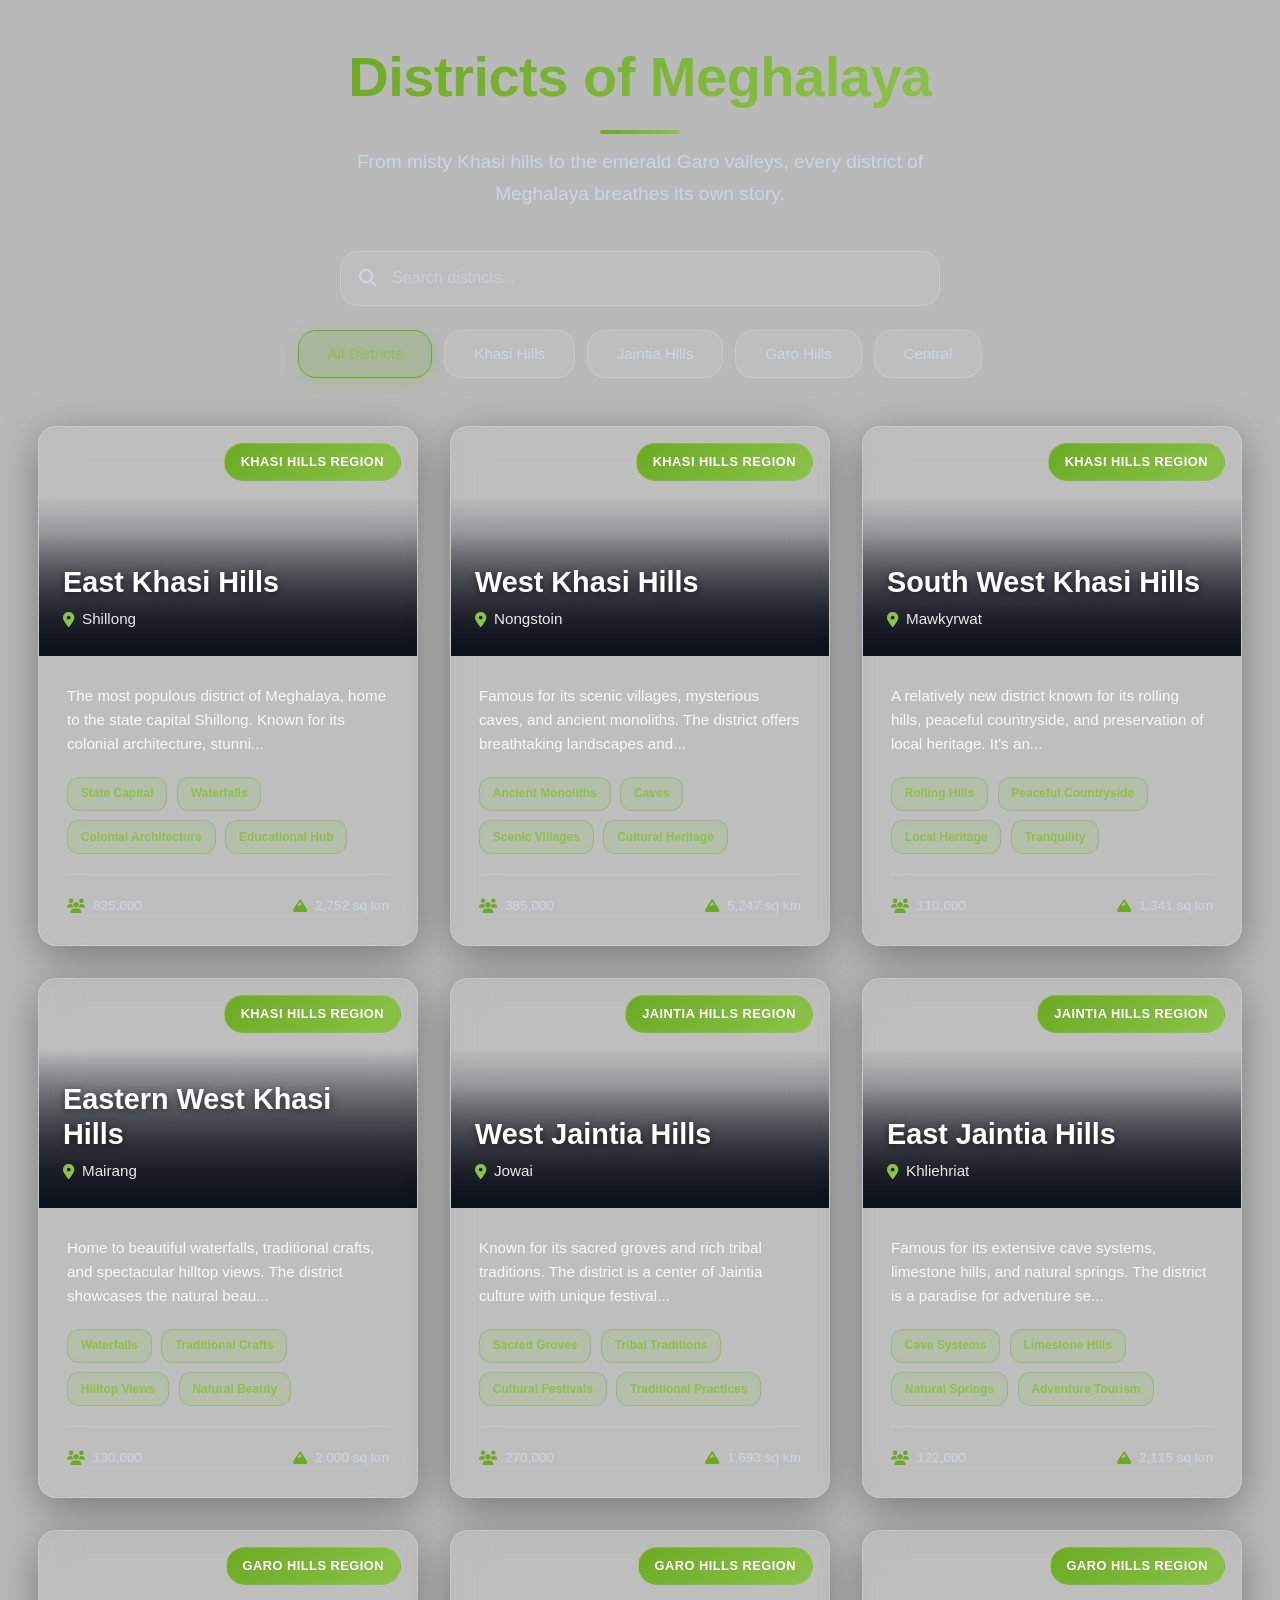
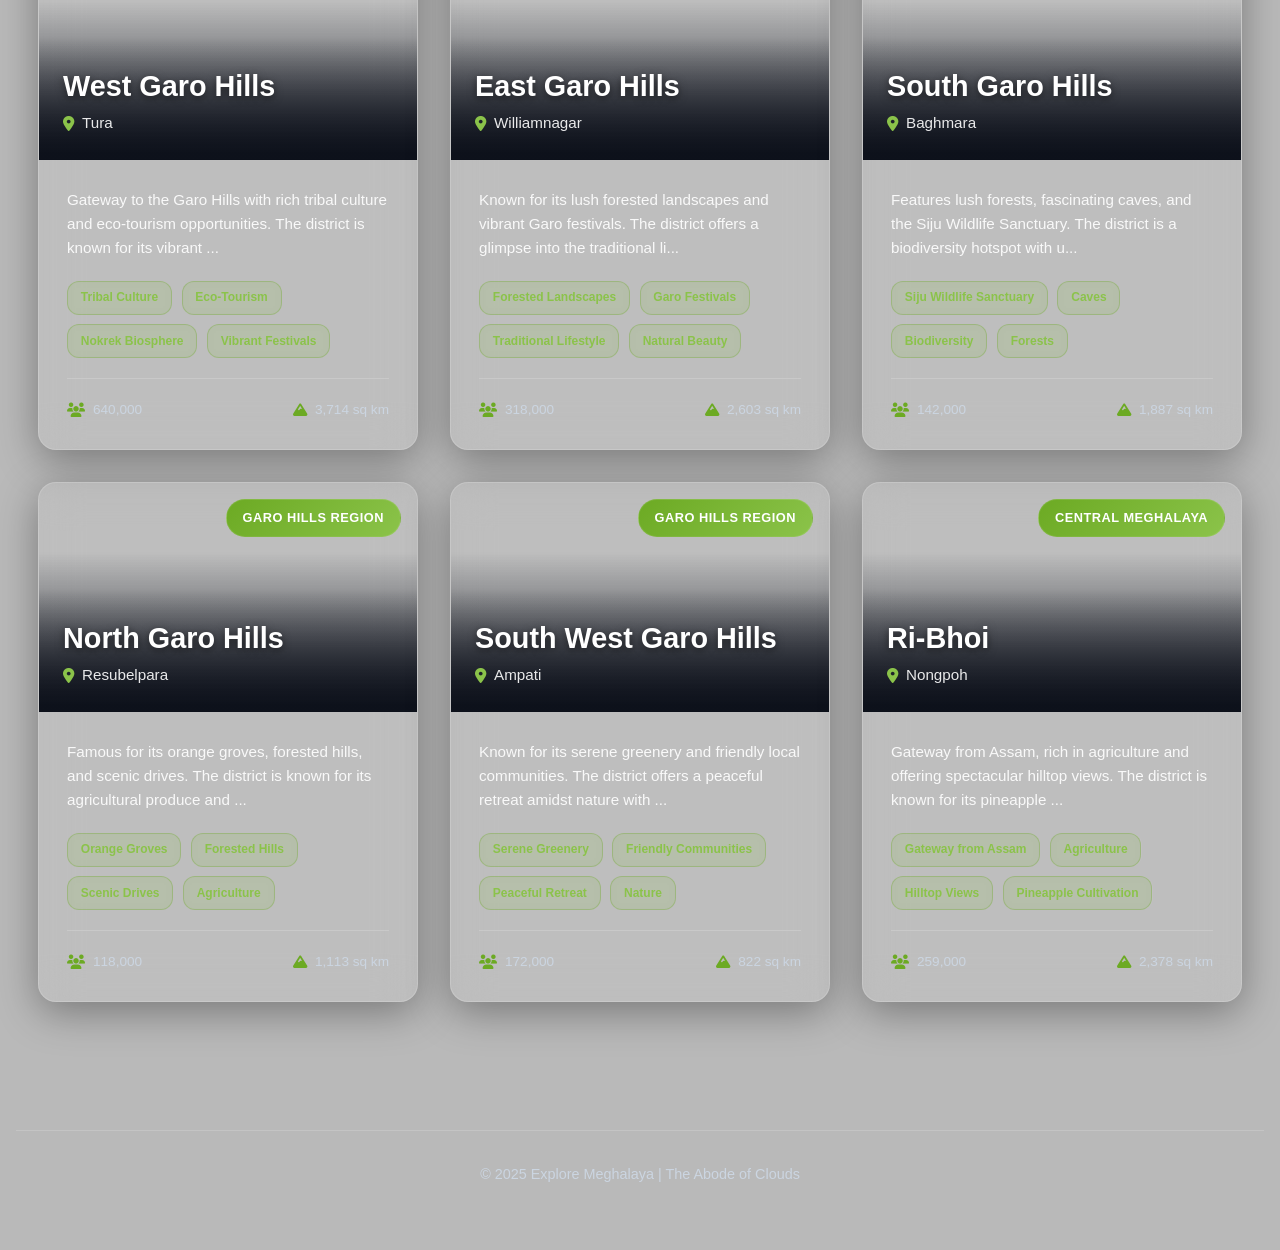
<file: Index.html>
<!DOCTYPE html>
<html lang="en">
  <head>
    <meta charset="UTF-8" />
    <meta name="viewport" content="width=device-width, initial-scale=1.0" />
    <title>Districts of Meghalaya</title>
    <link rel="stylesheet" href="styles.css" />
    <link href="https://fonts.cdnfonts.com/css/satoshi" rel="stylesheet" />
    <link
      rel="stylesheet"
      href="https://cdnjs.cloudflare.com/ajax/libs/font-awesome/6.4.0/css/all.min.css"
    />
  </head>
  <body>
    <div class="container" id="districtsContainer">
      <div class="content-wrapper">
        <header>
          <h1>Districts of Meghalaya</h1>
          <p class="subtitle">
            From misty Khasi hills to the emerald Garo valleys, every district
            of Meghalaya breathes its own story.
          </p>

          <div class="controls">
            <div class="search-box">
              <i class="fas fa-search"></i>
              <input
                type="text"
                id="searchInput"
                placeholder="Search districts..."
              />
            </div>

            <div class="filter-buttons">
              <button class="filter-btn active" data-filter="all">
                All Districts
              </button>
              <button class="filter-btn" data-filter="khasi">
                Khasi Hills
              </button>
              <button class="filter-btn" data-filter="jaintia">
                Jaintia Hills
              </button>
              <button class="filter-btn" data-filter="garo">Garo Hills</button>
              <button class="filter-btn" data-filter="central">Central</button>
            </div>
          </div>
        </header>

        <div class="grid" id="districtsGrid">
          <!-- Districts will be populated by JavaScript -->
        </div>

        <footer>
          <p>© 2025 Explore Meghalaya | The Abode of Clouds</p>
        </footer>
      </div>
    </div>

    <!-- District Detail Modal -->
    <div class="modal" id="districtModal">
      <div class="modal-content">
        <span class="close-modal" id="closeModal">&times;</span>
        <h2 id="modalTitle">District Name</h2>
        <div class="modal-features" id="modalFeatures"></div>
        <p id="modalDescription">District description will appear here.</p>
        <div class="card-footer">
          <div class="population">
            <i class="fas fa-users"></i>
            <span id="modalPopulation">Population</span>
          </div>
          <div class="area">
            <i class="fas fa-mountain"></i>
            <span id="modalArea">Area</span>
          </div>
        </div>
        <div class="modal-links">
          <a href="#" id="modalDestinations" class="modal-link">
            <i class="fas fa-map-marked-alt"></i> Top Destinations
          </a>
          <a href="#" id="modalHospitality" class="modal-link">
            <i class="fas fa-home"></i> Hospitality & Lifestyle
          </a>
        </div>
      </div>
    </div>

    <!-- Webpage Modal -->
    <div class="webpage-modal" id="webpageModal">
      <div class="webpage-modal-content">
        <div class="webpage-modal-header">
          <div class="webpage-modal-title">
            <i class="fas fa-globe"></i>
            <span id="webpageModalTitle">Webpage Title</span>
          </div>
          <div class="webpage-modal-controls">
            <div class="webpage-modal-control" id="newTabBtn">
              <i class="fas fa-external-link-alt"></i>
            </div>
            <div class="webpage-modal-control" id="closeWebpageModal">
              <i class="fas fa-times"></i>
            </div>
          </div>
        </div>
        <div class="webpage-modal-body">
          <iframe
            id="webpageIframe"
            class="webpage-iframe"
            src=""
            frameborder="0"
          ></iframe>
        </div>
      </div>
    </div>

    <script src="script.js"></script>
  </body>
</html>
</file>
<file: styles.css>
:root {
  --bg: linear-gradient(135deg, #0b0f19, #1a2332);
  --glass: rgba(255, 255, 255, 0.08);
  --glass-light: rgba(255, 255, 255, 0.12);
  --border: rgba(255, 255, 255, 0.16);
  --text: #ffffff;
  --muted: #cbd5e1;
  --accent: #6caa23;
  --accent-light: #8bc34a;
  --shadow: 0 10px 40px rgba(0, 0, 0, 0.35);
  --radius: 18px;
  --transition: all 0.3s ease;
}

* {
  margin: 0;
  padding: 0;
  box-sizing: border-box;
  font-family: "Satoshi", -apple-system, BlinkMacSystemFont, sans-serif;
}

html {
  scroll-behavior: smooth;
}

/* Custom Scrollbar for Glassmorphism Design */
::-webkit-scrollbar {
  width: 12px;
  height: 12px;
}

::-webkit-scrollbar-track {
  background: linear-gradient(
    135deg,
    rgba(255, 255, 255, 0.05) 0%,
    rgba(255, 255, 255, 0.02) 100%
  );
  backdrop-filter: blur(20px);
  -webkit-backdrop-filter: blur(20px);
  border-radius: 10px;
  border: 1px solid rgba(255, 255, 255, 0.1);
  box-shadow: inset 0 1px 0 rgba(255, 255, 255, 0.1),
    inset 0 -1px 0 rgba(0, 0, 0, 0.1);
}

::-webkit-scrollbar-track:hover {
  background: linear-gradient(
    135deg,
    rgba(255, 255, 255, 0.08) 0%,
    rgba(255, 255, 255, 0.04) 100%
  );
  border-color: rgba(255, 255, 255, 0.15);
}

::-webkit-scrollbar-thumb {
  background: linear-gradient(
    135deg,
    rgba(108, 170, 35, 0.6) 0%,
    rgba(139, 195, 74, 0.8) 50%,
    rgba(108, 170, 35, 0.6) 100%
  );
  border-radius: 10px;
  border: 2px solid transparent;
  background-clip: padding-box;
  backdrop-filter: blur(10px);
  -webkit-backdrop-filter: blur(10px);
  box-shadow: 0 4px 15px rgba(108, 170, 35, 0.3),
    inset 0 1px 0 rgba(255, 255, 255, 0.3), inset 0 -1px 0 rgba(0, 0, 0, 0.1);
  transition: all 0.3s cubic-bezier(0.25, 0.46, 0.45, 0.94);
}

::-webkit-scrollbar-thumb:hover {
  background: linear-gradient(
    135deg,
    rgba(108, 170, 35, 0.8) 0%,
    rgba(139, 195, 74, 1) 50%,
    rgba(108, 170, 35, 0.8) 100%
  );
  box-shadow: 0 6px 20px rgba(108, 170, 35, 0.4),
    inset 0 1px 0 rgba(255, 255, 255, 0.4), inset 0 -1px 0 rgba(0, 0, 0, 0.1);
  transform: scale(1.05);
}

::-webkit-scrollbar-thumb:active {
  background: linear-gradient(
    135deg,
    rgba(108, 170, 35, 1) 0%,
    rgba(139, 195, 74, 1) 50%,
    rgba(108, 170, 35, 1) 100%
  );
  box-shadow: 0 8px 25px rgba(108, 170, 35, 0.5),
    inset 0 1px 0 rgba(255, 255, 255, 0.5);
}

::-webkit-scrollbar-corner {
  background: rgba(255, 255, 255, 0.05);
  backdrop-filter: blur(10px);
  -webkit-backdrop-filter: blur(10px);
}

/* Custom Scrollbar for Specific Containers */
.container::-webkit-scrollbar,
.content-wrapper::-webkit-scrollbar,
.modal-content::-webkit-scrollbar {
  width: 8px;
}

.container::-webkit-scrollbar-track,
.content-wrapper::-webkit-scrollbar-track,
.modal-content::-webkit-scrollbar-track {
  background: rgba(255, 255, 255, 0.03);
  backdrop-filter: blur(15px);
  -webkit-backdrop-filter: blur(15px);
  border-radius: 8px;
  margin: 4px;
}

.container::-webkit-scrollbar-thumb,
.content-wrapper::-webkit-scrollbar-thumb,
.modal-content::-webkit-scrollbar-thumb {
  background: linear-gradient(
    135deg,
    rgba(108, 170, 35, 0.5) 0%,
    rgba(139, 195, 74, 0.7) 100%
  );
  border-radius: 8px;
  border: 1px solid rgba(255, 255, 255, 0.1);
}

/* Firefox Scrollbar Support */
@supports (scrollbar-color: auto) {
  html {
    scrollbar-color: rgba(108, 170, 35, 0.6) rgba(255, 255, 255, 0.05);
    scrollbar-width: thin;
  }

  body {
    scrollbar-color: rgba(108, 170, 35, 0.6) rgba(255, 255, 255, 0.03);
    scrollbar-width: thin;
  }
}

/* Smooth Scrolling Behavior */
html {
  scroll-behavior: smooth;
}

/* Scrollbar Animation */
@keyframes scrollbarPulse {
  0%,
  100% {
    background: linear-gradient(
      135deg,
      rgba(108, 170, 35, 0.6) 0%,
      rgba(139, 195, 74, 0.8) 50%,
      rgba(108, 170, 35, 0.6) 100%
    );
  }
  50% {
    background: linear-gradient(
      135deg,
      rgba(108, 170, 35, 0.7) 0%,
      rgba(139, 195, 74, 0.9) 50%,
      rgba(108, 170, 35, 0.7) 100%
    );
  }
}

/* Animated scrollbar for active scrolling */
.scrolling ::-webkit-scrollbar-thumb {
  animation: scrollbarPulse 2s ease-in-out infinite;
}

/* Mobile Optimizations */
@media (max-width: 768px) {
  ::-webkit-scrollbar {
    width: 6px;
    height: 6px;
  }

  ::-webkit-scrollbar-track {
    border-radius: 6px;
    backdrop-filter: blur(10px);
    -webkit-backdrop-filter: blur(10px);
  }

  ::-webkit-scrollbar-thumb {
    border-radius: 6px;
    border-width: 1px;
  }

  .container::-webkit-scrollbar,
  .content-wrapper::-webkit-scrollbar,
  .modal-content::-webkit-scrollbar {
    width: 4px;
  }
}

/* Dark Mode Support */
@media (prefers-color-scheme: dark) {
  ::-webkit-scrollbar-track {
    background: linear-gradient(
      135deg,
      rgba(0, 0, 0, 0.3) 0%,
      rgba(0, 0, 0, 0.1) 100%
    );
  }
}

/* High Contrast Mode Support */
@media (prefers-contrast: high) {
  ::-webkit-scrollbar-thumb {
    background: linear-gradient(135deg, #4a7a1a 0%, #6caa23 50%, #4a7a1a 100%);
    border: 1px solid #ffffff;
  }

  ::-webkit-scrollbar-track {
    background: rgba(0, 0, 0, 0.8);
    border: 1px solid #ffffff;
  }
}

/* Reduced Motion Support */
@media (prefers-reduced-motion: reduce) {
  ::-webkit-scrollbar-thumb {
    transition: none;
    animation: none;
  }

  .scrolling ::-webkit-scrollbar-thumb {
    animation: none;
  }
}

/* Custom Scrollbar for Webkit Mobile Browsers */
@supports (-webkit-touch-callout: none) {
  ::-webkit-scrollbar {
    width: 8px;
  }

  ::-webkit-scrollbar-thumb {
    background: linear-gradient(
      135deg,
      rgba(108, 170, 35, 0.7) 0%,
      rgba(139, 195, 74, 0.9) 100%
    );
  }
}

/* Scrollbar for Horizontal Scrolling */
::-webkit-scrollbar:horizontal {
  height: 12px;
}

::-webkit-scrollbar-thumb:horizontal {
  background: linear-gradient(
    90deg,
    rgba(108, 170, 35, 0.6) 0%,
    rgba(139, 195, 74, 0.8) 50%,
    rgba(108, 170, 35, 0.6) 100%
  );
}

::-webkit-scrollbar-thumb:horizontal:hover {
  background: linear-gradient(
    90deg,
    rgba(108, 170, 35, 0.8) 0%,
    rgba(139, 195, 74, 1) 50%,
    rgba(108, 170, 35, 0.8) 100%
  );
}

body {
  background: var(--glass);
  color: var(--text);
  min-height: 100vh;
  line-height: 1.6;
  overflow-x: hidden;
  background: rgba(0, 0, 0, 0.274);
}

.container {
  width: 100%;
  min-height: 100vh;
  display: flex;
  flex-direction: column;
  align-items: center;
  padding: 2rem 1rem;
  position: relative;
}

.content-wrapper {
  width: 100%;
  max-width: 1400px;
  margin: 0 auto;
  display: flex;
  flex-direction: column;
  align-items: center;
  gap: 3rem;
}

header {
  text-align: center;
  width: 100%;
  padding: 0 1rem;
}

h1 {
  font-size: clamp(2.5rem, 5vw, 3.5rem);
  margin-bottom: 1.5rem;
  background: linear-gradient(135deg, var(--accent), var(--accent-light));
  -webkit-background-clip: text;
  -webkit-text-fill-color: transparent;
  background-clip: text;
  letter-spacing: -0.5px;
  position: relative;
  display: inline-block;
  font-weight: 700;
}

h1::after {
  content: "";
  position: absolute;
  bottom: -12px;
  left: 50%;
  transform: translateX(-50%);
  width: 80px;
  height: 4px;
  background: linear-gradient(90deg, var(--accent), var(--accent-light));
  border-radius: 2px;
}

p.subtitle {
  color: var(--muted);
  margin-bottom: 2.5rem;
  text-align: center;
  max-width: 600px;
  line-height: 1.7;
  font-size: clamp(1rem, 2vw, 1.2rem);
  margin-left: auto;
  margin-right: auto;
  font-weight: 400;
}

.controls {
  display: flex;
  flex-direction: column;
  align-items: center;
  gap: 1.5rem;
  width: 100%;
  max-width: 800px;
  margin: 0 auto;
}

.search-box {
  position: relative;
  width: 100%;
  max-width: 600px;
}

.search-box input {
  width: 100%;
  padding: 1.1rem 1rem 1.1rem 3.2rem;
  background: var(--glass);
  border: 1.5px solid var(--border);
  border-radius: var(--radius);
  color: var(--text);
  font-size: 1rem;
  backdrop-filter: blur(20px);
  transition: var(--transition);
  font-weight: 400;
}

.search-box input:focus {
  outline: none;
  border-color: var(--accent);
  box-shadow: 0 0 0 3px rgba(108, 170, 35, 0.15);
  background: var(--glass-light);
}

.search-box input::placeholder {
  color: var(--muted);
  opacity: 0.7;
}

.search-box i {
  position: absolute;
  left: 1.2rem;
  top: 50%;
  transform: translateY(-50%);
  color: var(--muted);
  font-size: 1.1rem;
  z-index: 1;
}

.filter-buttons {
  display: flex;
  gap: 0.75rem;
  flex-wrap: wrap;
  justify-content: center;
  align-items: center;
  width: 100%;
}

.filter-btn {
  padding: 0.9rem 1.8rem;
  background: var(--glass);
  border: 1.5px solid var(--border);
  border-radius: var(--radius);
  color: var(--muted);
  cursor: pointer;
  transition: var(--transition);
  font-size: 0.95rem;
  font-weight: 500;
  white-space: nowrap;
  backdrop-filter: blur(10px);
}

.filter-btn:hover {
  background: rgba(108, 170, 35, 0.1);
  border-color: var(--accent);
  color: var(--accent-light);
  transform: translateY(-2px);
}

.filter-btn.active {
  background: rgba(108, 170, 35, 0.2);
  border-color: var(--accent);
  color: var(--accent-light);
  box-shadow: 0 4px 15px rgba(108, 170, 35, 0.2);
}

.grid {
  display: grid;
  grid-template-columns: repeat(auto-fill, 380px);
  justify-content: center; /* Centers the cards in the available space */
  gap: 2rem;
  width: 100%;
  margin-bottom: 2rem;
  padding: 0 1rem;
}

.card {
  background: var(--glass);
  border: 1.5px solid var(--border);
  border-radius: var(--radius);
  overflow: hidden;
  box-shadow: var(--shadow);
  backdrop-filter: blur(20px);
  transition: var(--transition);
  cursor: pointer;
  position: relative;
  height: 520px;
  display: flex;
  flex-direction: column;
  will-change: transform;
}

.card:hover {
  transform: translateY(-8px) scale(1.02);
  border-color: var(--accent);
  box-shadow: 0 20px 40px rgba(108, 170, 35, 0.25);
  background: var(--glass-light);
}

.card-image {
  height: 320px;
  width: 100%;
  background-size: cover;
  background-position: center;
  background-repeat: no-repeat;
  position: relative;
  transition: var(--transition);
  overflow: hidden;
}

.card-image::after {
  content: "";
  position: absolute;
  bottom: 0;
  left: 0;
  width: 100%;
  height: 70%;
  background: linear-gradient(to top, rgba(11, 15, 25, 0.95), transparent);
  pointer-events: none;
}

.card:hover .card-image {
  transform: scale(1.08);
}

.card-badge {
  position: absolute;
  top: 1rem;
  right: 1rem;
  background: linear-gradient(135deg, var(--accent), var(--accent-light));
  color: white;
  padding: 0.5rem 1rem;
  border-radius: 20px;
  font-size: 0.8rem;
  font-weight: 600;
  z-index: 3;
  backdrop-filter: blur(10px);
  border: 1px solid rgba(255, 255, 255, 0.1);
  text-transform: uppercase;
  letter-spacing: 0.5px;
}

.card-image-overlay {
  position: absolute;
  bottom: 0;
  left: 0;
  width: 100%;
  padding: 2rem 1.5rem 1.5rem;
  z-index: 2;
  background: linear-gradient(to top, rgba(11, 15, 25, 0.9), transparent);
}

.card-title-container {
  display: flex;
  justify-content: space-between;
  align-items: flex-end;
}

.card-title {
  font-size: 1.8rem;
  font-weight: 700;
  color: white;
  margin-bottom: 0.5rem;
  text-shadow: 0 2px 8px rgba(0, 0, 0, 0.6);
  line-height: 1.2;
}

.card-headquarters-overlay {
  color: rgba(255, 255, 255, 0.9);
  font-size: 0.95rem;
  display: flex;
  align-items: center;
  gap: 0.5rem;
  font-weight: 500;
}

.card-headquarters-overlay i {
  color: var(--accent-light);
}

.card-content-compact {
  padding: 1.75rem;
  display: flex;
  flex-direction: column;
  flex-grow: 1;
  justify-content: space-between;
  gap: 1.25rem;
}

.card-description {
  color: var(--text);
  font-size: 0.95rem;
  line-height: 1.6;
  opacity: 0.9;
  font-weight: 400;
  display: -webkit-box;
  -webkit-line-clamp: 3;
  -webkit-box-orient: vertical;
  overflow: hidden;
}

.card-features {
  display: flex;
  flex-wrap: wrap;
  gap: 0.6rem;
  margin-top: auto;
}

.card-feature {
  background: rgba(108, 170, 35, 0.15);
  color: var(--accent-light);
  padding: 0.4rem 0.8rem;
  border-radius: 12px;
  font-size: 0.75rem;
  font-weight: 600;
  border: 1px solid rgba(108, 170, 35, 0.3);
  backdrop-filter: blur(5px);
}

.card-stats {
  display: flex;
  justify-content: space-between;
  align-items: center;
  font-size: 0.85rem;
  color: var(--muted);
  padding-top: 1.25rem;
  border-top: 1px solid var(--border);
  margin-top: auto;
}

.card-stat {
  display: flex;
  align-items: center;
  gap: 0.5rem;
  font-weight: 500;
}

.card-stat i {
  color: var(--accent);
  font-size: 0.9rem;
}

.modal {
  display: none;
  position: fixed;
  top: 0;
  left: 0;
  width: 100%;
  height: 100%;
  background: rgba(11, 15, 25, 0.95);
  z-index: 1000;
  backdrop-filter: blur(8px);
  align-items: center;
  justify-content: center;
  padding: 1.5rem;
  animation: modalFadeIn 0.3s ease;
}

@keyframes modalFadeIn {
  from {
    opacity: 0;
    backdrop-filter: blur(0px);
  }
  to {
    opacity: 1;
    backdrop-filter: blur(8px);
  }
}

.modal-content {
  background: var(--glass);
  border: 1.5px solid var(--border);
  border-radius: var(--radius);
  padding: 2.5rem;
  max-width: 600px;
  width: 100%;
  box-shadow: var(--shadow);
  backdrop-filter: blur(20px);
  position: relative;
  animation: modalSlideIn 0.3s ease;
  max-height: 90vh;
  overflow-y: auto;
}

@keyframes modalSlideIn {
  from {
    opacity: 0;
    transform: translateY(-30px) scale(0.95);
  }
  to {
    opacity: 1;
    transform: translateY(0) scale(1);
  }
}

.close-modal {
  position: absolute;
  top: 1.5rem;
  right: 1.5rem;
  font-size: 1.8rem;
  color: var(--muted);
  cursor: pointer;
  transition: var(--transition);
  width: 40px;
  height: 40px;
  display: flex;
  align-items: center;
  justify-content: center;
  border-radius: 50%;
  background: rgba(255, 255, 255, 0.05);
}

.close-modal:hover {
  color: var(--accent);
  background: rgba(108, 170, 35, 0.1);
  transform: rotate(90deg);
}

.modal h2 {
  font-size: 2rem;
  margin-bottom: 1.5rem;
  color: var(--accent);
  font-weight: 700;
  line-height: 1.2;
}

.modal p {
  color: var(--text);
  line-height: 1.7;
  margin-bottom: 1.75rem;
  opacity: 0.9;
  font-weight: 400;
}

.modal-features {
  display: flex;
  flex-wrap: wrap;
  gap: 0.8rem;
  margin-bottom: 2rem;
}

.feature {
  display: flex;
  align-items: center;
  gap: 0.6rem;
  background: rgba(108, 170, 35, 0.12);
  padding: 0.6rem 1.2rem;
  border-radius: 20px;
  font-size: 0.9rem;
  font-weight: 500;
  border: 1px solid rgba(108, 170, 35, 0.3);
  backdrop-filter: blur(5px);
}

.feature i {
  color: var(--accent);
  font-size: 0.8rem;
}

.card-footer {
  display: flex;
  justify-content: space-between;
  align-items: center;
  margin: 2rem 0;
  padding: 1.5rem 0;
  border-top: 1px solid var(--border);
  border-bottom: 1px solid var(--border);
}

.population,
.area {
  display: flex;
  align-items: center;
  gap: 0.6rem;
  font-weight: 500;
  color: var(--muted);
}

.population i,
.area i {
  color: var(--accent);
  font-size: 1.1rem;
}

.modal-links {
  display: flex;
  gap: 1rem;
  margin-top: 2rem;
}

.modal-link {
  display: flex;
  align-items: center;
  gap: 0.6rem;
  padding: 1rem 1.5rem;
  background: rgba(108, 170, 35, 0.15);
  border: 1.5px solid var(--accent);
  border-radius: 30px;
  color: var(--accent-light);
  text-decoration: none;
  font-weight: 600;
  transition: var(--transition);
  flex: 1;
  justify-content: center;
  cursor: pointer;
  backdrop-filter: blur(5px);
}

.modal-link:hover {
  background: var(--accent);
  color: white;
  transform: translateY(-3px);
  box-shadow: 0 8px 20px rgba(108, 170, 35, 0.3);
}

footer {
  margin-top: 3rem;
  text-align: center;
  color: var(--muted);
  font-size: 0.9rem;
  padding: 2rem 1rem;
  width: 100%;
  border-top: 1px solid var(--border);
  font-weight: 400;
}

.no-results {
  grid-column: 1 / -1;
  text-align: center;
  padding: 4rem 2rem;
  color: var(--muted);
  font-size: 1.1rem;
  display: flex;
  flex-direction: column;
  align-items: center;
  gap: 1rem;
}

.no-results i {
  font-size: 3.5rem;
  color: var(--accent);
  opacity: 0.7;
}

.no-results p {
  font-size: 1.2rem;
  font-weight: 500;
}

.webpage-modal {
  display: none;
  position: fixed;
  top: 0;
  left: 0;
  width: 100%;
  height: 100%;
  background: rgba(11, 15, 25, 0.98);
  z-index: 2000;
  backdrop-filter: blur(10px);
  align-items: center;
  justify-content: center;
  padding: 1.5rem;
  animation: modalFadeIn 0.3s ease;
}

.webpage-modal-content {
  background: var(--glass);
  border: 1.5px solid var(--border);
  border-radius: var(--radius);
  width: 95%;
  height: 90%;
  max-width: 1400px;
  box-shadow: var(--shadow);
  backdrop-filter: blur(20px);
  position: relative;
  animation: modalSlideIn 0.3s ease;
  display: flex;
  flex-direction: column;
  overflow: hidden;
}

.webpage-modal-header {
  display: flex;
  justify-content: space-between;
  align-items: center;
  padding: 1.5rem 2rem;
  border-bottom: 1px solid var(--border);
  background: rgba(255, 255, 255, 0.02);
  flex-shrink: 0;
}

.webpage-modal-title {
  font-size: 1.4rem;
  color: var(--accent);
  display: flex;
  align-items: center;
  gap: 0.75rem;
  font-weight: 600;
}

.webpage-modal-controls {
  display: flex;
  gap: 0.75rem;
  align-items: center;
}

.webpage-modal-control {
  background: var(--glass);
  border: 1.5px solid var(--border);
  border-radius: 10px;
  color: var(--muted);
  width: 44px;
  height: 44px;
  display: flex;
  align-items: center;
  justify-content: center;
  cursor: pointer;
  transition: var(--transition);
  backdrop-filter: blur(5px);
}

.webpage-modal-control:hover {
  background: rgba(108, 170, 35, 0.15);
  border-color: var(--accent);
  color: var(--accent-light);
  transform: translateY(-2px);
}

.webpage-modal-body {
  flex: 1;
  padding: 0;
  overflow: hidden;
  background: rgba(255, 255, 255, 0.01);
}

.webpage-iframe {
  width: 100%;
  height: 100%;
  border: none;
  border-radius: 0 0 var(--radius) var(--radius);
  background: white;
}

/* Enhanced Responsive Design */
@media (max-width: 1200px) {
  .content-wrapper {
    gap: 2.5rem;
  }

  .grid {
    grid-template-columns: repeat(auto-fit, minmax(350px, 1fr));
    gap: 1.75rem;
  }
}

@media (max-width: 768px) {
  .container {
    padding: 1.5rem 1rem;
  }

  .content-wrapper {
    gap: 2rem;
  }

  h1 {
    margin-bottom: 1rem;
  }

  h1::after {
    bottom: -8px;
    width: 60px;
  }

  p.subtitle {
    margin-bottom: 2rem;
    font-size: 1.05rem;
  }

  .controls {
    gap: 1.25rem;
  }

  .search-box {
    max-width: 100%;
  }

  .search-box input {
    padding: 1rem 1rem 1rem 3rem;
  }

  .filter-buttons {
    gap: 0.5rem;
  }

  .filter-btn {
    padding: 0.8rem 1.5rem;
    font-size: 0.9rem;
  }

  .grid {
    grid-template-columns: 1fr;
    gap: 1.5rem;
    padding: 0 0.5rem;
  }

  .card {
    height: auto;
    min-height: 480px;
  }

  .card-image {
    height: 280px;
  }

  .card-title {
    font-size: 1.6rem;
  }

  .card-content-compact {
    padding: 1.5rem;
    gap: 1rem;
  }

  .modal {
    padding: 1rem;
  }

  .modal-content {
    padding: 2rem 1.5rem;
    margin: 0 auto;
  }

  .close-modal {
    top: 1rem;
    right: 1rem;
    width: 36px;
    height: 36px;
  }

  .modal h2 {
    font-size: 1.7rem;
    margin-bottom: 1.25rem;
  }

  .modal-links {
    flex-direction: column;
    gap: 0.75rem;
  }

  .modal-link {
    padding: 0.9rem 1.5rem;
  }

  .webpage-modal-content {
    width: 98%;
    height: 85%;
  }

  .webpage-modal-header {
    padding: 1.25rem 1.5rem;
  }

  .webpage-modal-title {
    font-size: 1.2rem;
  }

  .webpage-modal-control {
    width: 40px;
    height: 40px;
  }
}

@media (max-width: 480px) {
  .container {
    padding: 1rem 0.75rem;
  }

  h1 {
    font-size: 2.2rem;
  }

  p.subtitle {
    font-size: 1rem;
    margin-bottom: 1.5rem;
  }

  .grid {
    grid-template-columns: 1fr;
    gap: 1.25rem;
    padding: 0;
  }

  .card {
    min-height: 450px;
  }

  .card-image {
    height: 240px;
  }

  .card-image-overlay {
    padding: 1.5rem 1.25rem 1.25rem;
  }

  .card-title {
    font-size: 1.5rem;
  }

  .card-content-compact {
    padding: 1.25rem;
  }

  .card-features {
    gap: 0.5rem;
  }

  .card-feature {
    padding: 0.35rem 0.7rem;
    font-size: 0.7rem;
  }

  .modal-content {
    padding: 1.75rem 1.25rem;
    border-radius: 16px;
  }

  .close-modal {
    top: 0.75rem;
    right: 0.75rem;
  }

  .modal h2 {
    font-size: 1.5rem;
    margin-bottom: 1rem;
  }

  .feature {
    padding: 0.5rem 1rem;
    font-size: 0.85rem;
  }

  .webpage-modal-header {
    padding: 1rem 1.25rem;
  }

  .webpage-modal-title {
    font-size: 1.1rem;
  }

  .webpage-modal-control {
    width: 36px;
    height: 36px;
  }

  footer {
    padding: 1.5rem 1rem;
    margin-top: 2rem;
  }
}

/* Scrollbar Styling */
.modal-content::-webkit-scrollbar,
.webpage-modal-content::-webkit-scrollbar {
  width: 6px;
}

.modal-content::-webkit-scrollbar-track,
.webpage-modal-content::-webkit-scrollbar-track {
  background: rgba(255, 255, 255, 0.05);
  border-radius: 3px;
}

.modal-content::-webkit-scrollbar-thumb,
.webpage-modal-content::-webkit-scrollbar-thumb {
  background: var(--accent);
  border-radius: 3px;
}

.modal-content::-webkit-scrollbar-thumb:hover,
.webpage-modal-content::-webkit-scrollbar-thumb:hover {
  background: var(--accent-light);
}

/* Focus states for accessibility */
button:focus-visible,
input:focus-visible,
.modal-link:focus-visible {
  outline: 2px solid var(--accent);
  outline-offset: 2px;
}

/* Reduced motion support */
@media (prefers-reduced-motion: reduce) {
  * {
    animation-duration: 0.01ms !important;
    animation-iteration-count: 1 !important;
    transition-duration: 0.01ms !important;
  }
}
</file>
